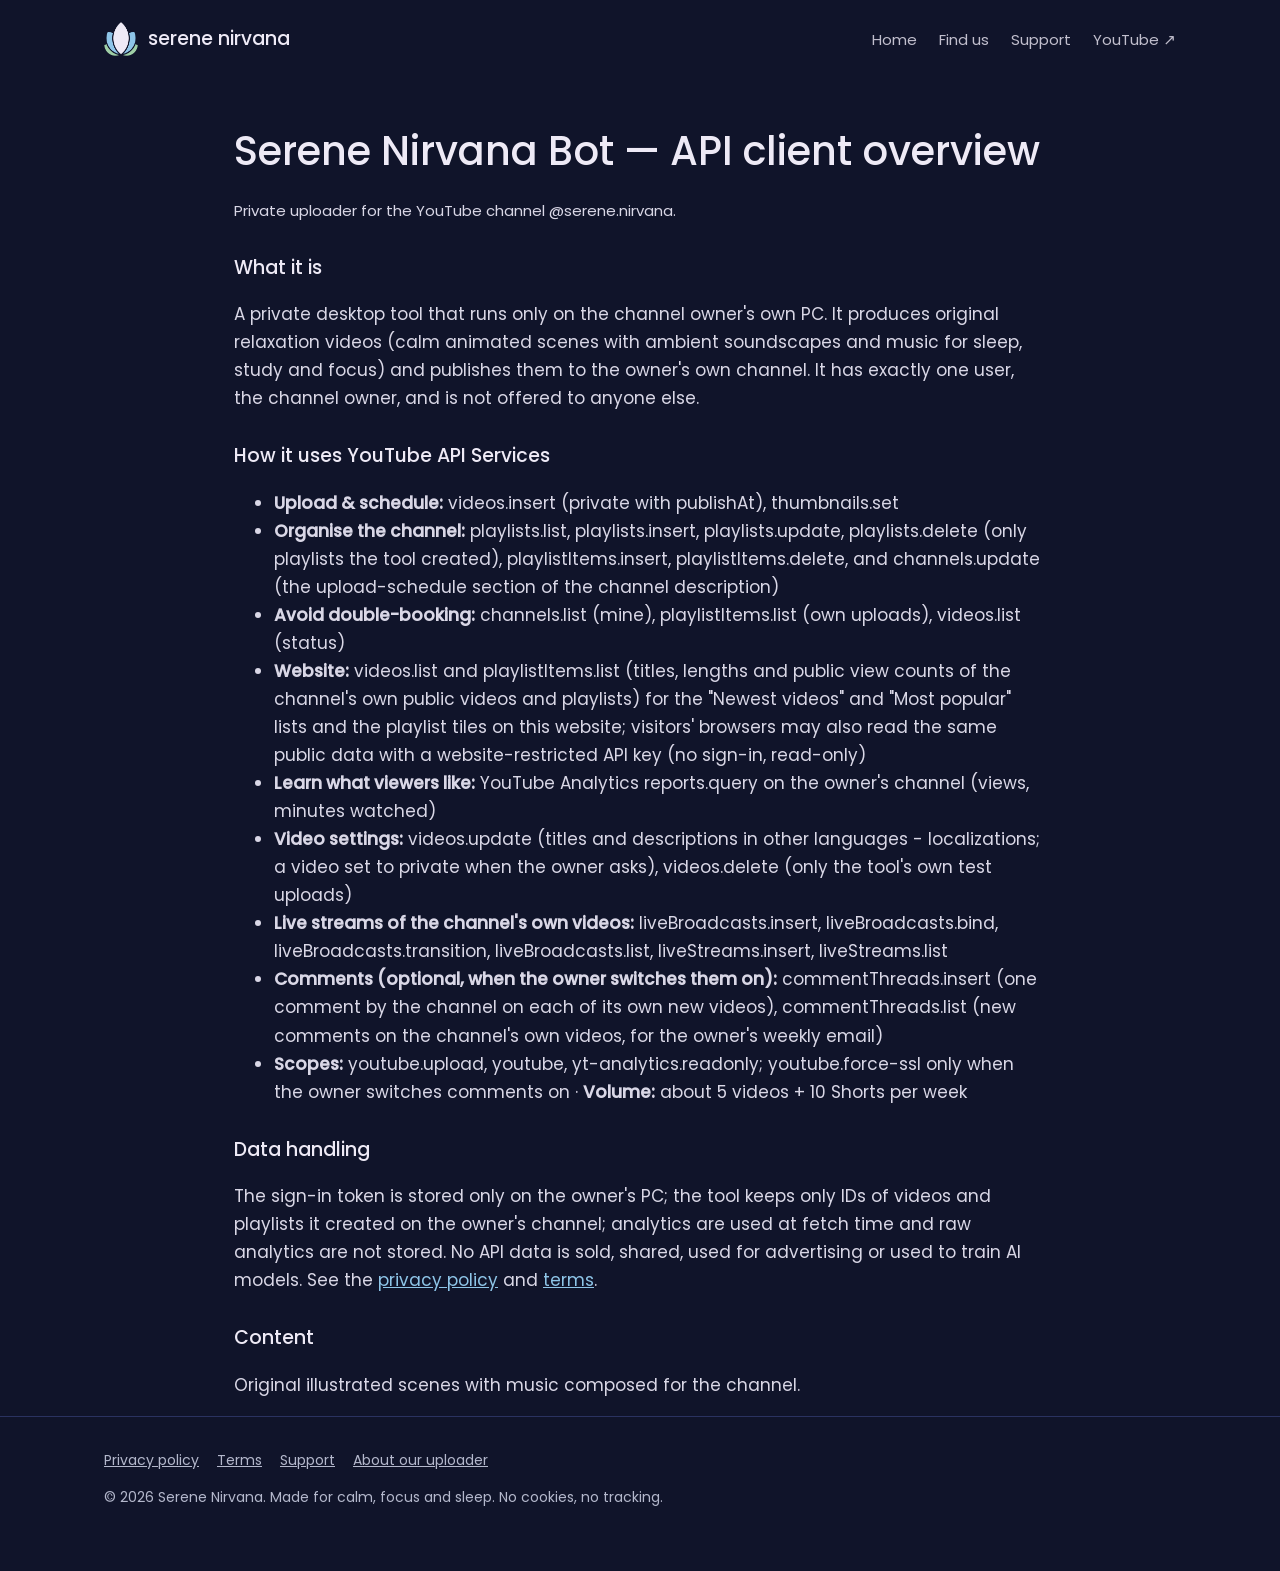
<file: api-overview.html>
<!doctype html>
<html lang="en"><head>
<meta charset="utf-8"><meta name="viewport" content="width=device-width, initial-scale=1">
<title>Serene Nirvana Bot — API client overview</title><meta name="description" content="How the Serene Nirvana Bot uses YouTube API Services.">
<link rel="icon" href="logo.png"><link rel="stylesheet" href="style.css?v=4e813d70eb">

<meta name="p:domain_verify" content="37c205f9071a3b2992ee789ceb960bda"/>
</head><body>
<header><div class="wrap"><a class="brand" href="index.html"><img src="logo.png" alt="">serene nirvana</a>
<nav><a href="index.html">Home</a><a href="index.html#find-us">Find us</a><a href="support.html">Support</a><a class="yt" href="https://www.youtube.com/@serene.nirvana" rel="noopener">YouTube ↗</a></nav></div></header>

<main class="wrap doc"><h1>Serene Nirvana Bot — API client overview</h1>
<p class="muted">Private uploader for the YouTube channel @serene.nirvana.</p>
<h3>What it is</h3><p>A private desktop tool that runs only on the channel owner's own PC. It produces original relaxation videos
(calm animated scenes with ambient soundscapes and music for sleep, study and focus) and publishes them to the owner's own channel.
It has exactly one user, the channel owner, and is not offered to anyone else.</p>
<h3>How it uses YouTube API Services</h3><ul>
<li><b>Upload &amp; schedule:</b> videos.insert (private with publishAt), thumbnails.set</li>
<li><b>Organise the channel:</b> playlists.list, playlists.insert, playlists.update, playlists.delete (only playlists the
tool created), playlistItems.insert, playlistItems.delete, and channels.update (the upload-schedule section of the
channel description)</li>
<li><b>Avoid double-booking:</b> channels.list (mine), playlistItems.list (own uploads), videos.list (status)</li>
<li><b>Website:</b> videos.list and playlistItems.list (titles, lengths and public view counts of the channel's own public
videos and playlists) for the "Newest videos" and "Most popular" lists and the playlist tiles on this website; visitors'
browsers may also read the same public data with a website-restricted API key (no sign-in, read-only)</li>
<li><b>Learn what viewers like:</b> YouTube Analytics reports.query on the owner's channel (views, minutes watched)</li>
<li><b>Video settings:</b> videos.update (titles and descriptions in other languages - localizations; a video set to
private when the owner asks), videos.delete (only the tool's own test uploads)</li>
<li><b>Live streams of the channel's own videos:</b> liveBroadcasts.insert, liveBroadcasts.bind, liveBroadcasts.transition,
liveBroadcasts.list, liveStreams.insert, liveStreams.list</li>
<li><b>Comments (optional, when the owner switches them on):</b> commentThreads.insert (one comment by the channel on each
of its own new videos), commentThreads.list (new comments on the channel's own videos, for the owner's weekly email)</li>
<li><b>Scopes:</b> youtube.upload, youtube, yt-analytics.readonly; youtube.force-ssl only when the owner switches comments on ·
<b>Volume:</b> about 5 videos + 10 Shorts per week</li></ul>
<h3>Data handling</h3><p>The sign-in token is stored only on the owner's PC; the tool keeps only IDs of videos and playlists it created on the
owner's channel; analytics are used at fetch time and raw analytics are not stored. No API data is sold, shared, used for advertising
or used to train AI models. See the <a href="privacy.html">privacy policy</a> and <a href="terms.html">terms</a>.</p>
<h3>Content</h3><p>Original illustrated scenes with music composed for the channel.</p></main>
<footer><div class="wrap"><a href="privacy.html">Privacy policy</a><a href="terms.html">Terms</a><a href="support.html">Support</a><a href="api-overview.html">About our uploader</a>
<p>© 2026 Serene Nirvana. Made for calm, focus and sleep. No cookies, no tracking.</p></div></footer>
</body></html>
</file>
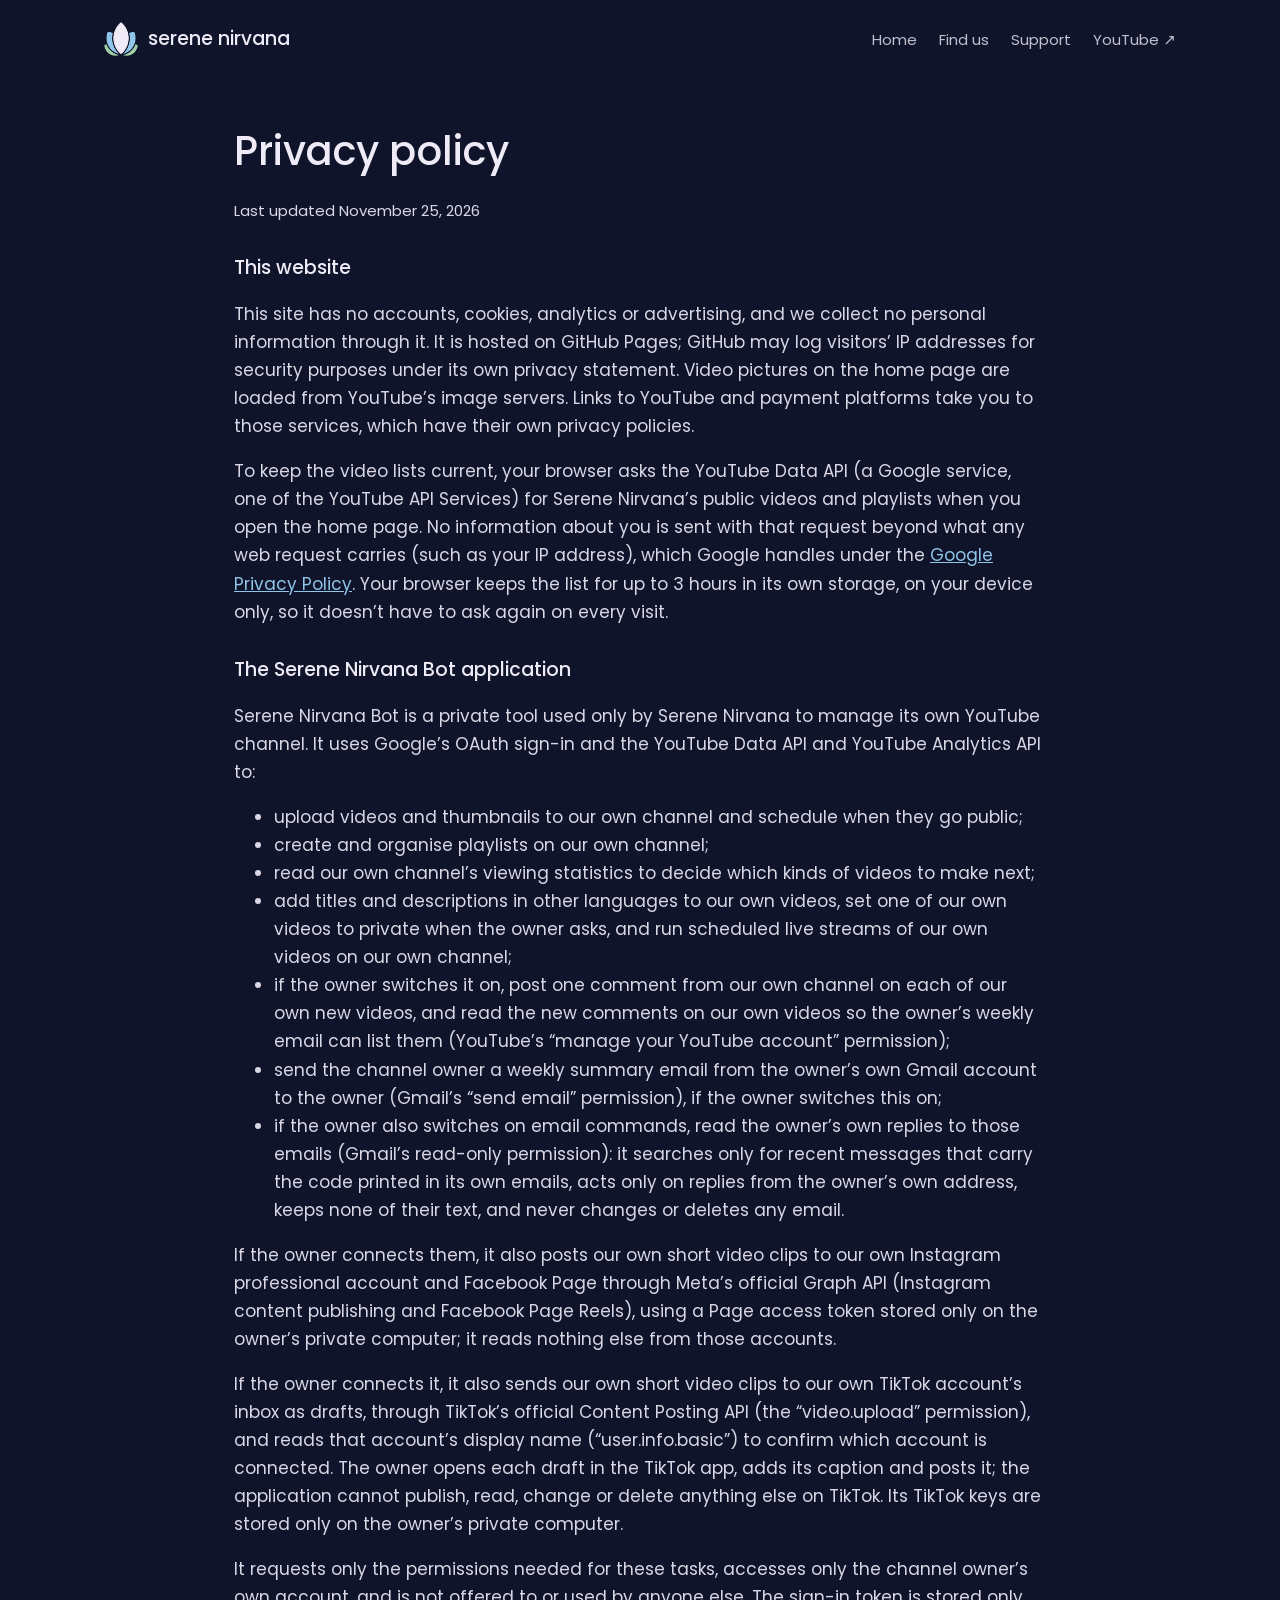
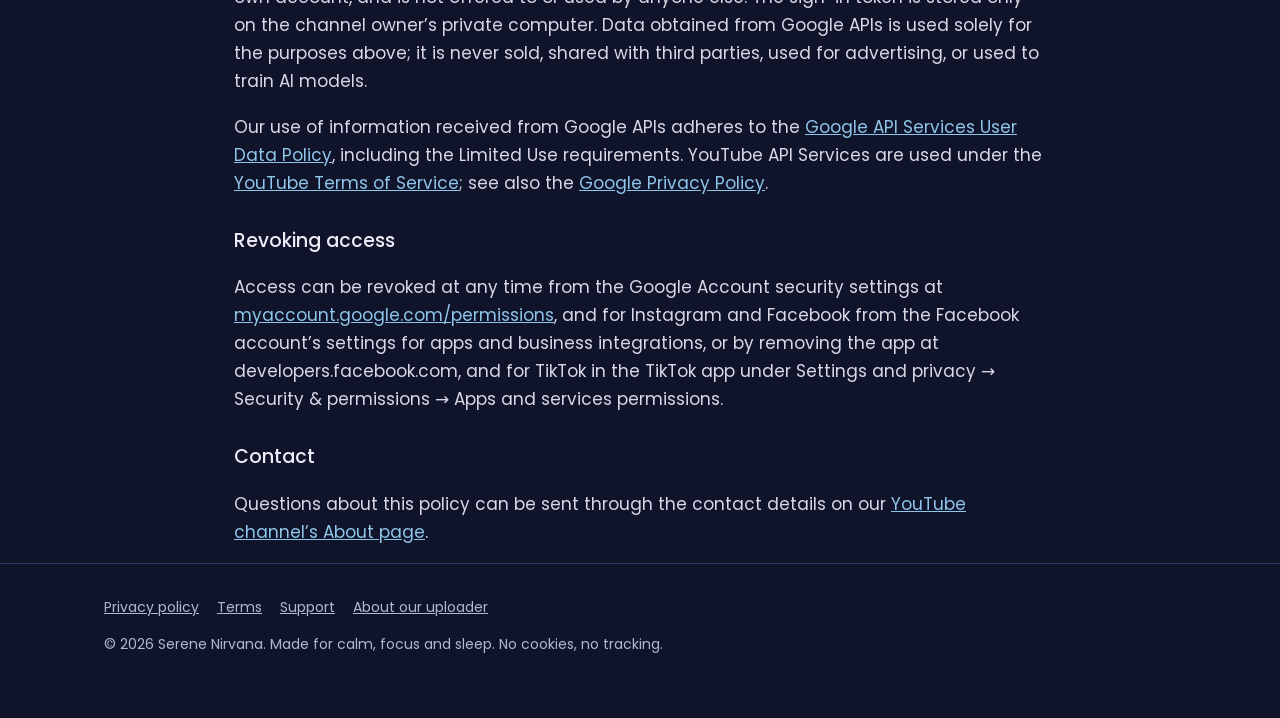
<file: privacy.html>
<!doctype html>
<html lang="en"><head>
<meta charset="utf-8"><meta name="viewport" content="width=device-width, initial-scale=1">
<title>Privacy policy — Serene Nirvana</title><meta name="description" content="Serene Nirvana: calm, immersive videos for sleep, study, focus and relaxation.">
<link rel="icon" href="logo.png"><link rel="stylesheet" href="style.css?v=4e813d70eb">

<meta name="p:domain_verify" content="37c205f9071a3b2992ee789ceb960bda"/>
</head><body>
<header><div class="wrap"><a class="brand" href="index.html"><img src="logo.png" alt="">serene nirvana</a>
<nav><a href="index.html">Home</a><a href="index.html#find-us">Find us</a><a href="support.html">Support</a><a class="yt" href="https://www.youtube.com/@serene.nirvana" rel="noopener">YouTube ↗</a></nav></div></header>

<main class="wrap doc"><h1>Privacy policy</h1><p class="muted">Last updated November 25, 2026</p>
<h3>This website</h3><p>This site has no accounts, cookies, analytics or advertising, and we collect no personal information
through it. It is hosted on GitHub Pages; GitHub may log visitors’ IP addresses for security purposes under its own privacy statement.
Video pictures on the home page are loaded from YouTube’s image servers. Links to YouTube and payment platforms take you to those
services, which have their own privacy policies.</p><p>To keep the video lists current, your browser asks the YouTube Data API (a Google service, one of the YouTube API Services) for Serene Nirvana’s public videos and playlists when you open the home page. No information about you is sent with that request beyond what any web request carries (such as your IP address), which Google handles under the <a href="https://policies.google.com/privacy">Google Privacy Policy</a>. Your browser keeps the list for up to 3 hours in its own storage, on your device only, so it doesn’t have to ask again on every visit.</p>
<h3>The Serene Nirvana Bot application</h3><p>Serene Nirvana Bot is a private tool used only by Serene Nirvana to manage its own YouTube channel.
It uses Google’s OAuth sign-in and the YouTube Data API and YouTube Analytics API to:</p><ul>
<li>upload videos and thumbnails to our own channel and schedule when they go public;</li>
<li>create and organise playlists on our own channel;</li>
<li>read our own channel’s viewing statistics to decide which kinds of videos to make next;</li>
<li>add titles and descriptions in other languages to our own videos, set one of our own videos to private when the owner
asks, and run scheduled live streams of our own videos on our own channel;</li>
<li>if the owner switches it on, post one comment from our own channel on each of our own new videos, and read the new
comments on our own videos so the owner’s weekly email can list them (YouTube’s “manage your YouTube account” permission);</li>
<li>send the channel owner a weekly summary email from the owner’s own Gmail account to the owner (Gmail’s “send email”
permission), if the owner switches this on;</li>
<li>if the owner also switches on email commands, read the owner’s own replies to those emails (Gmail’s read-only
permission): it searches only for recent messages that carry the code printed in its own emails, acts only on replies
from the owner’s own address, keeps none of their text, and never changes or deletes any email.</li></ul>
<p>If the owner connects them, it also posts our own short video clips to our own Instagram professional account and
Facebook Page through Meta’s official Graph API (Instagram content publishing and Facebook Page Reels), using a Page access
token stored only on the owner’s private computer; it reads nothing else from those accounts.</p>
<p>If the owner connects it, it also sends our own short video clips to our own TikTok account’s inbox as drafts, through
TikTok’s official Content Posting API (the “video.upload” permission), and reads that account’s display name (“user.info.basic”)
to confirm which account is connected. The owner opens each draft in the TikTok app, adds its caption and posts it; the
application cannot publish, read, change or delete anything else on TikTok. Its TikTok keys are stored only on the owner’s
private computer.</p>
<p>It requests only the permissions needed for these tasks, accesses only the channel owner’s own account, and is not offered to
or used by anyone else. The sign-in token is stored only on the channel owner’s private computer. Data obtained from Google APIs is
used solely for the purposes above; it is never sold, shared with third parties, used for advertising, or used to train AI models.</p>
<p>Our use of information received from Google APIs adheres to the
<a href="https://developers.google.com/terms/api-services-user-data-policy">Google API Services User Data Policy</a>,
including the Limited Use requirements. YouTube API Services are used under the
<a href="https://www.youtube.com/t/terms">YouTube Terms of Service</a>; see also the
<a href="https://policies.google.com/privacy">Google Privacy Policy</a>.</p>
<h3>Revoking access</h3><p>Access can be revoked at any time from the Google Account security settings at
<a href="https://myaccount.google.com/permissions">myaccount.google.com/permissions</a>, and for Instagram and Facebook from
the Facebook account’s settings for apps and business integrations, or by removing the app at developers.facebook.com, and for
TikTok in the TikTok app under Settings and privacy → Security &amp; permissions → Apps and services permissions.</p>
<h3>Contact</h3><p>Questions about this policy can be sent through the contact details on our <a href="https://www.youtube.com/@serene.nirvana/about">YouTube channel’s About page</a>.</p></main>
<footer><div class="wrap"><a href="privacy.html">Privacy policy</a><a href="terms.html">Terms</a><a href="support.html">Support</a><a href="api-overview.html">About our uploader</a>
<p>© 2026 Serene Nirvana. Made for calm, focus and sleep. No cookies, no tracking.</p></div></footer>
</body></html>
</file>
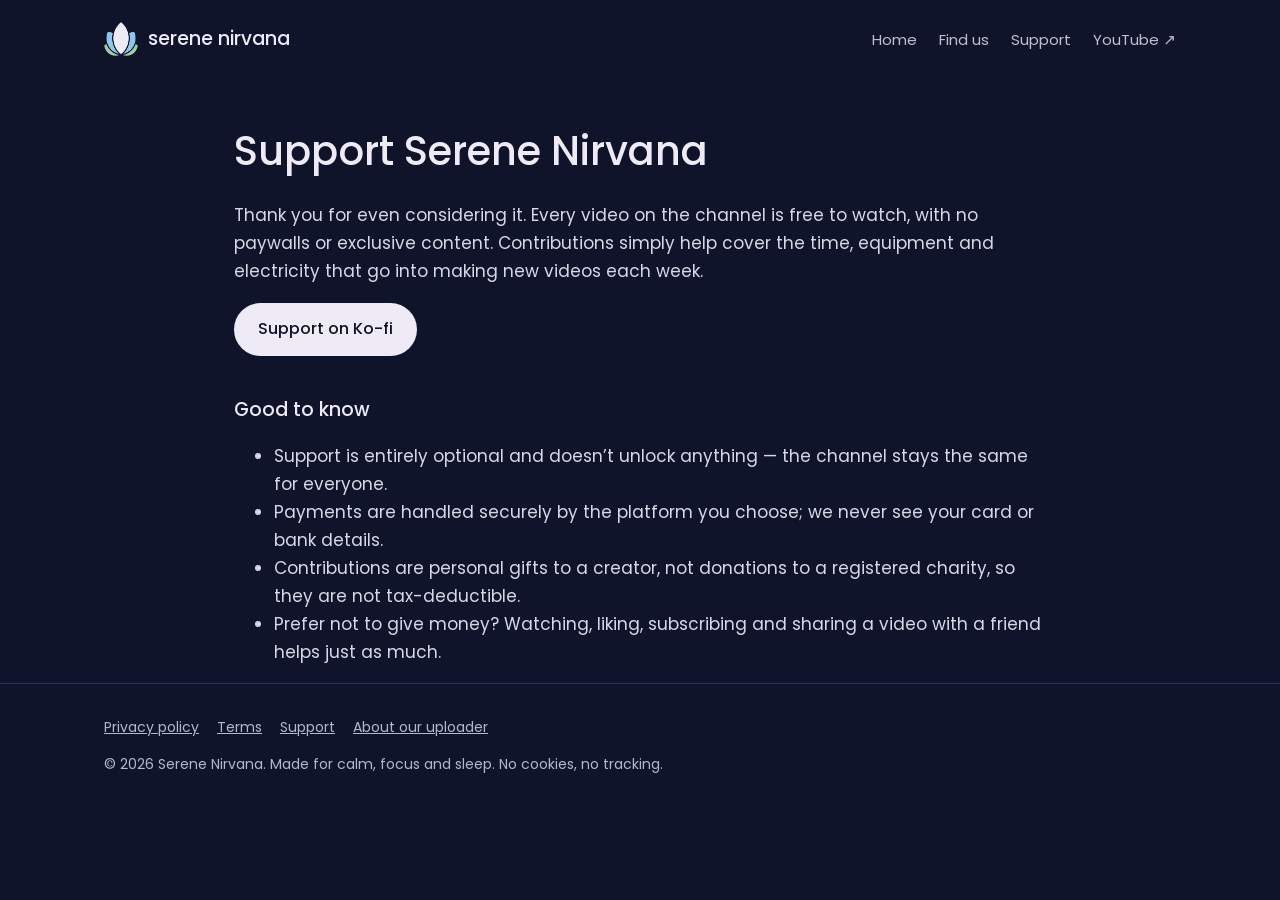
<file: support.html>
<!doctype html>
<html lang="en"><head>
<meta charset="utf-8"><meta name="viewport" content="width=device-width, initial-scale=1">
<title>Support Serene Nirvana</title><meta name="description" content="Serene Nirvana: calm, immersive videos for sleep, study, focus and relaxation.">
<link rel="icon" href="logo.png"><link rel="stylesheet" href="style.css?v=4e813d70eb">

<meta name="p:domain_verify" content="37c205f9071a3b2992ee789ceb960bda"/>
</head><body>
<header><div class="wrap"><a class="brand" href="index.html"><img src="logo.png" alt="">serene nirvana</a>
<nav><a href="index.html">Home</a><a href="index.html#find-us">Find us</a><a href="support.html">Support</a><a class="yt" href="https://www.youtube.com/@serene.nirvana" rel="noopener">YouTube ↗</a></nav></div></header>

<main class="wrap doc"><h1>Support Serene Nirvana</h1>
<p>Thank you for even considering it. Every video on the channel is free to watch, with no paywalls or exclusive content.
Contributions simply help cover the time, equipment and electricity that go into making new videos each week.</p>
<div class="support-links"><a class="btn" href="https://ko-fi.com/serenenirvana" rel="noopener">Support on Ko-fi</a></div>
<h3>Good to know</h3><ul>
<li>Support is entirely optional and doesn’t unlock anything — the channel stays the same for everyone.</li>
<li>Payments are handled securely by the platform you choose; we never see your card or bank details.</li>
<li>Contributions are personal gifts to a creator, not donations to a registered charity, so they are not tax-deductible.</li>
<li>Prefer not to give money? Watching, liking, subscribing and sharing a video with a friend helps just as much.</li></ul>
</main>
<footer><div class="wrap"><a href="privacy.html">Privacy policy</a><a href="terms.html">Terms</a><a href="support.html">Support</a><a href="api-overview.html">About our uploader</a>
<p>© 2026 Serene Nirvana. Made for calm, focus and sleep. No cookies, no tracking.</p></div></footer>
</body></html>
</file>
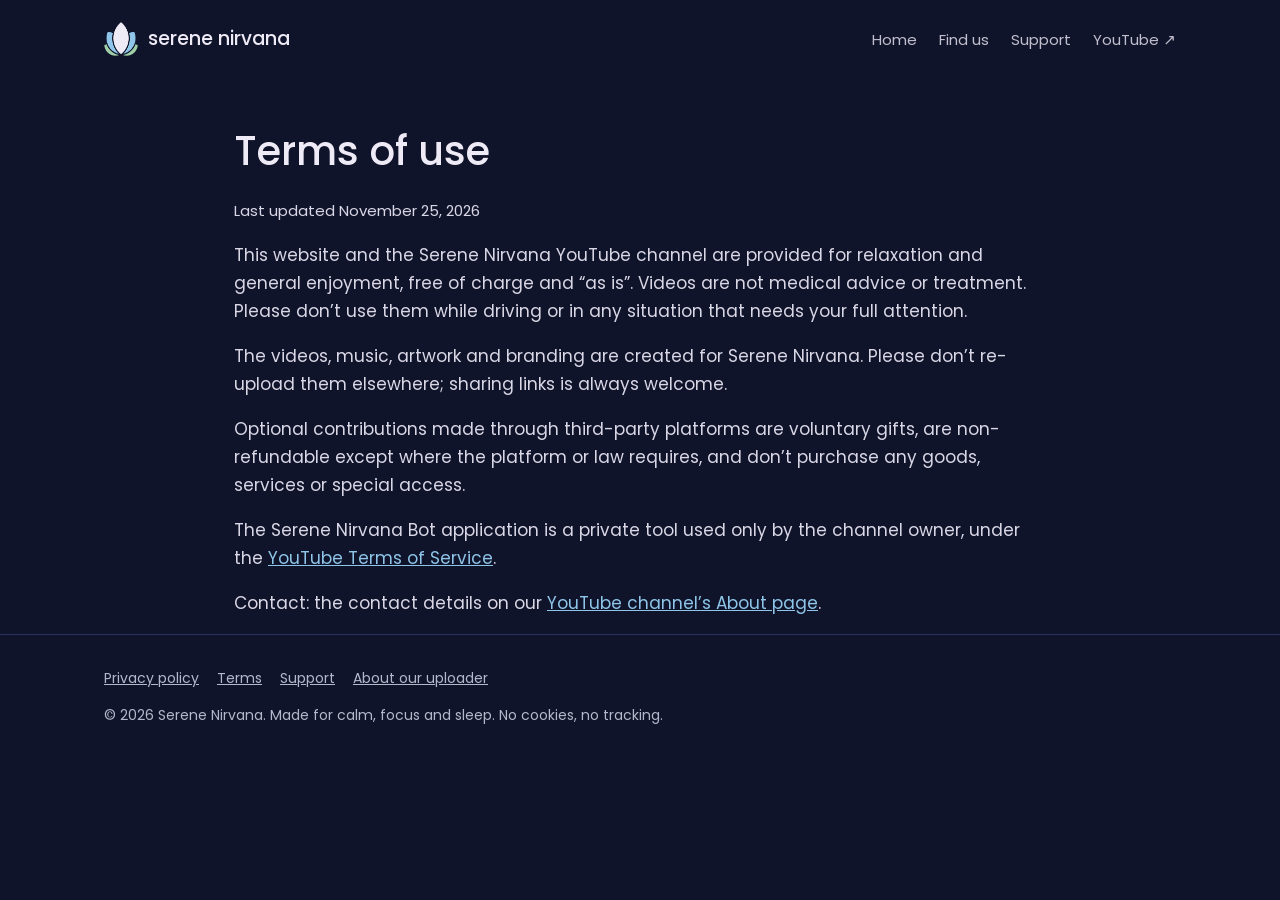
<file: terms.html>
<!doctype html>
<html lang="en"><head>
<meta charset="utf-8"><meta name="viewport" content="width=device-width, initial-scale=1">
<title>Terms of use — Serene Nirvana</title><meta name="description" content="Serene Nirvana: calm, immersive videos for sleep, study, focus and relaxation.">
<link rel="icon" href="logo.png"><link rel="stylesheet" href="style.css?v=4e813d70eb">

<meta name="p:domain_verify" content="37c205f9071a3b2992ee789ceb960bda"/>
</head><body>
<header><div class="wrap"><a class="brand" href="index.html"><img src="logo.png" alt="">serene nirvana</a>
<nav><a href="index.html">Home</a><a href="index.html#find-us">Find us</a><a href="support.html">Support</a><a class="yt" href="https://www.youtube.com/@serene.nirvana" rel="noopener">YouTube ↗</a></nav></div></header>

<main class="wrap doc"><h1>Terms of use</h1><p class="muted">Last updated November 25, 2026</p>
<p>This website and the Serene Nirvana YouTube channel are provided for relaxation and general enjoyment, free of charge and “as is”.
Videos are not medical advice or treatment. Please don’t use them while driving or in any situation that needs your full attention.</p>
<p>The videos, music, artwork and branding are created for Serene Nirvana. Please don’t re-upload them elsewhere; sharing links is always welcome.</p>
<p>Optional contributions made through third-party platforms are voluntary gifts, are non-refundable except where the platform
or law requires, and don’t purchase any goods, services or special access.</p>
<p>The Serene Nirvana Bot application is a private tool used only by the channel owner, under the
<a href="https://www.youtube.com/t/terms">YouTube Terms of Service</a>.</p>
<p>Contact: the contact details on our <a href="https://www.youtube.com/@serene.nirvana/about">YouTube channel’s About page</a>.</p></main>
<footer><div class="wrap"><a href="privacy.html">Privacy policy</a><a href="terms.html">Terms</a><a href="support.html">Support</a><a href="api-overview.html">About our uploader</a>
<p>© 2026 Serene Nirvana. Made for calm, focus and sleep. No cookies, no tracking.</p></div></footer>
</body></html>
</file>
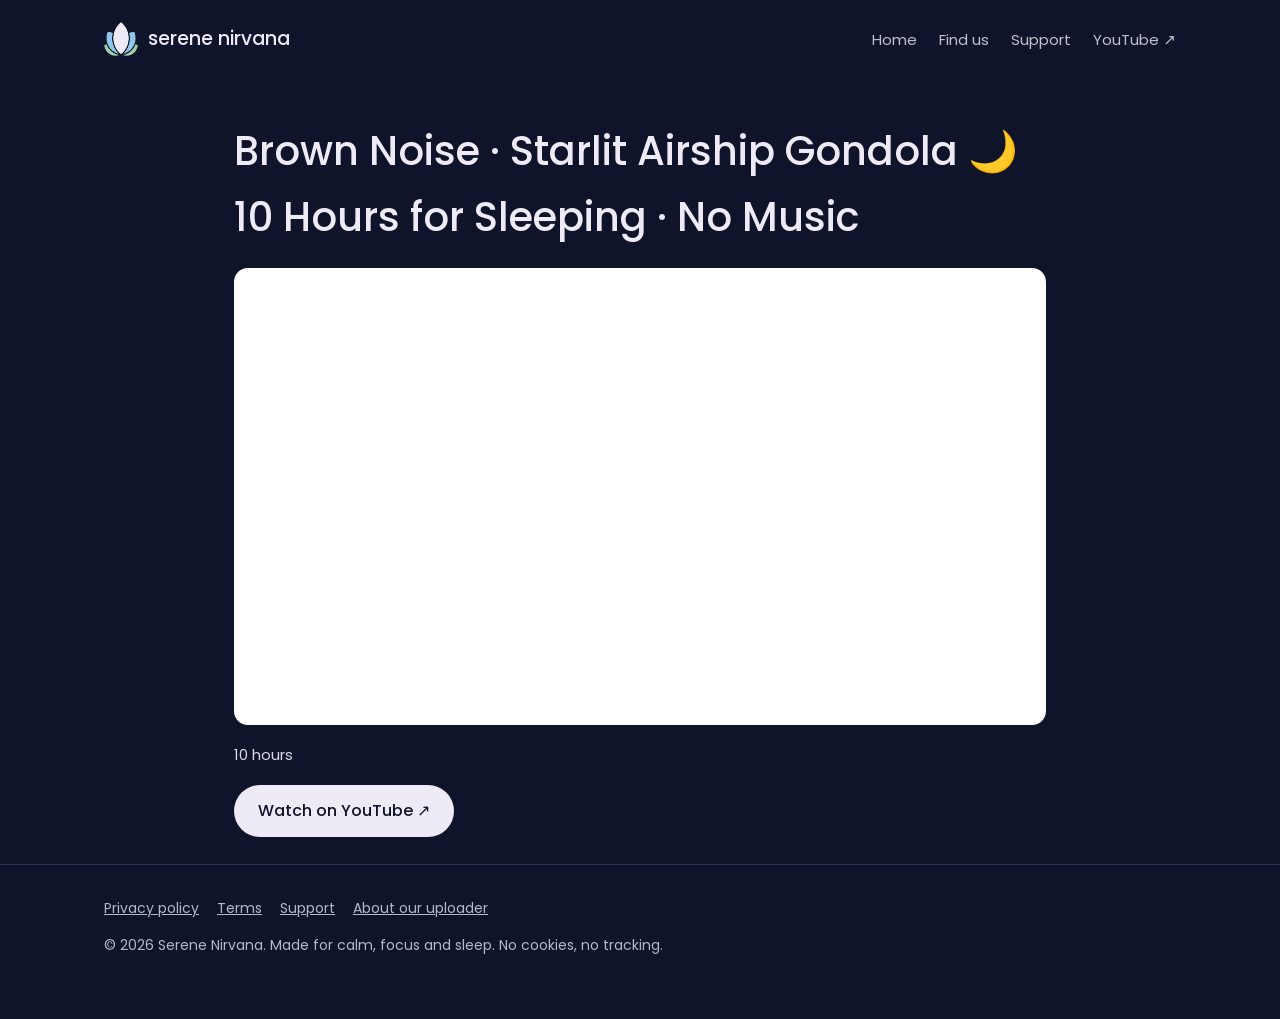
<file: watch-2YCcNpm7oVY.html>
<!doctype html>
<html lang="en"><head>
<meta charset="utf-8"><meta name="viewport" content="width=device-width, initial-scale=1">
<title>Brown Noise · Starlit Airship Gondola 🌙 10 Hours for Sleeping · No Music — Serene Nirvana</title><meta name="description" content="Serene Nirvana: Brown Noise · Starlit Airship Gondola 🌙 10 Hours for Sleeping · No Music">
<link rel="icon" href="logo.png"><link rel="stylesheet" href="style.css?v=4e813d70eb">

<meta name="p:domain_verify" content="37c205f9071a3b2992ee789ceb960bda"/>
</head><body>
<header><div class="wrap"><a class="brand" href="index.html"><img src="logo.png" alt="">serene nirvana</a>
<nav><a href="index.html">Home</a><a href="index.html#find-us">Find us</a><a href="support.html">Support</a><a class="yt" href="https://www.youtube.com/@serene.nirvana" rel="noopener">YouTube ↗</a></nav></div></header>

<main class="wrap doc"><h1>Brown Noise · Starlit Airship Gondola 🌙 10 Hours for Sleeping · No Music</h1>
<div style="position:relative;padding-top:56.25%;margin:18px 0;border-radius:14px;overflow:hidden">
<iframe src="https://www.youtube-nocookie.com/embed/2YCcNpm7oVY" title="Brown Noise · Starlit Airship Gondola 🌙 10 Hours for Sleeping · No Music" loading="lazy" allowfullscreen
 style="position:absolute;inset:0;width:100%;height:100%;border:0"
 allow="accelerometer; encrypted-media; gyroscope; picture-in-picture"></iframe></div>
<p class="muted">10 hours</p>
<p><a class="btn" href="https://www.youtube.com/watch?v=2YCcNpm7oVY" rel="noopener">Watch on YouTube ↗</a></p></main>
<footer><div class="wrap"><a href="privacy.html">Privacy policy</a><a href="terms.html">Terms</a><a href="support.html">Support</a><a href="api-overview.html">About our uploader</a>
<p>© 2026 Serene Nirvana. Made for calm, focus and sleep. No cookies, no tracking.</p></div></footer>
</body></html>
</file>
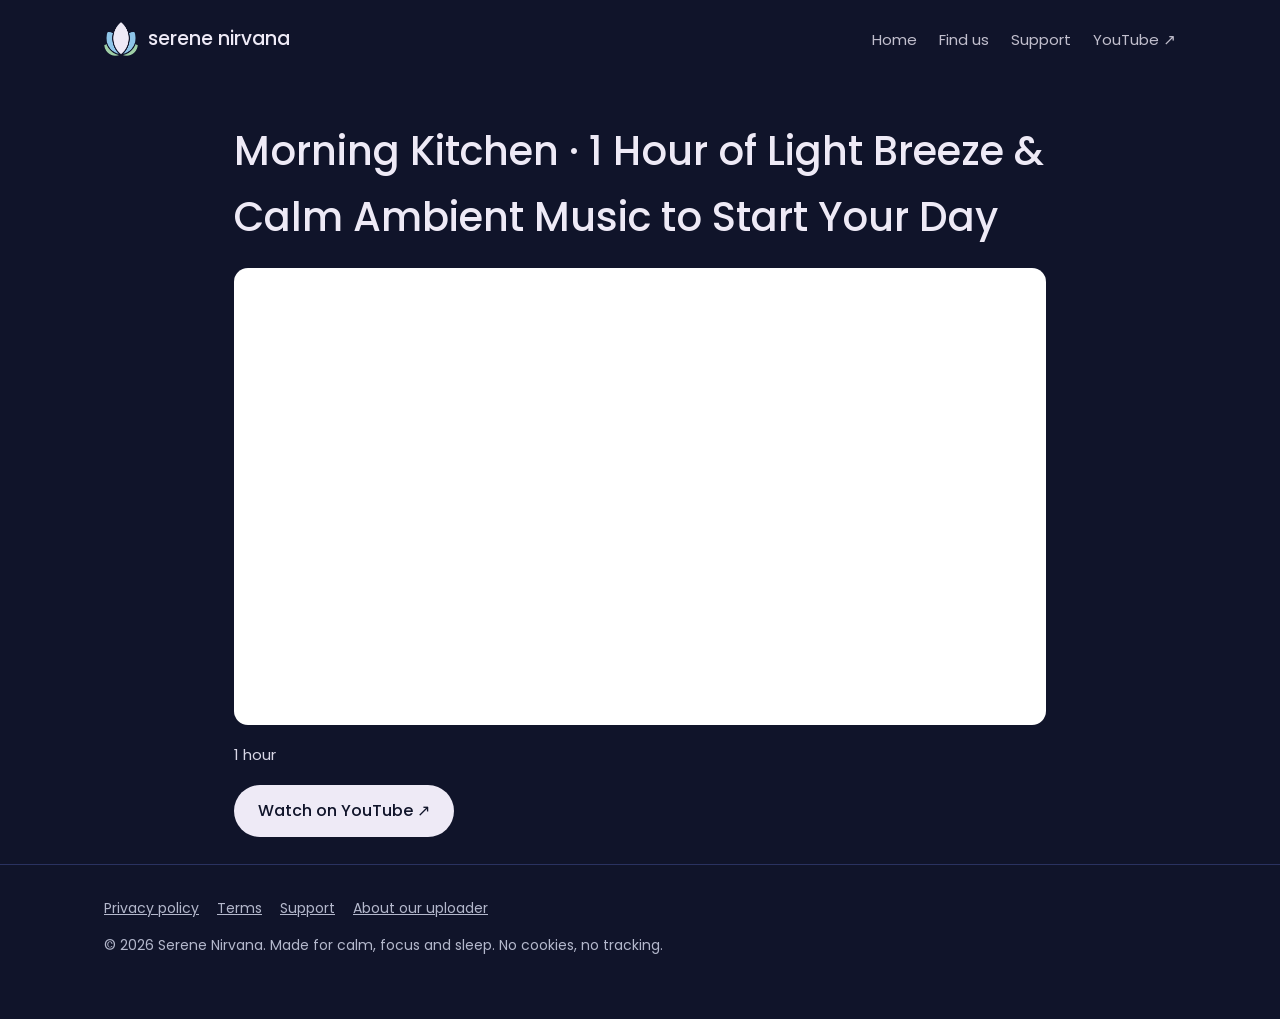
<file: watch-91vX7gEA9Gs.html>
<!doctype html>
<html lang="en"><head>
<meta charset="utf-8"><meta name="viewport" content="width=device-width, initial-scale=1">
<title>Morning Kitchen · 1 Hour of Light Breeze &amp; Calm Ambient Music to Start Your Day — Serene Nirvana</title><meta name="description" content="Serene Nirvana: Morning Kitchen · 1 Hour of Light Breeze &amp; Calm Ambient Music to Start Your Day">
<link rel="icon" href="logo.png"><link rel="stylesheet" href="style.css?v=4e813d70eb">

<meta name="p:domain_verify" content="37c205f9071a3b2992ee789ceb960bda"/>
</head><body>
<header><div class="wrap"><a class="brand" href="index.html"><img src="logo.png" alt="">serene nirvana</a>
<nav><a href="index.html">Home</a><a href="index.html#find-us">Find us</a><a href="support.html">Support</a><a class="yt" href="https://www.youtube.com/@serene.nirvana" rel="noopener">YouTube ↗</a></nav></div></header>

<main class="wrap doc"><h1>Morning Kitchen · 1 Hour of Light Breeze &amp; Calm Ambient Music to Start Your Day</h1>
<div style="position:relative;padding-top:56.25%;margin:18px 0;border-radius:14px;overflow:hidden">
<iframe src="https://www.youtube-nocookie.com/embed/91vX7gEA9Gs" title="Morning Kitchen · 1 Hour of Light Breeze &amp; Calm Ambient Music to Start Your Day" loading="lazy" allowfullscreen
 style="position:absolute;inset:0;width:100%;height:100%;border:0"
 allow="accelerometer; encrypted-media; gyroscope; picture-in-picture"></iframe></div>
<p class="muted">1 hour</p>
<p><a class="btn" href="https://www.youtube.com/watch?v=91vX7gEA9Gs" rel="noopener">Watch on YouTube ↗</a></p></main>
<footer><div class="wrap"><a href="privacy.html">Privacy policy</a><a href="terms.html">Terms</a><a href="support.html">Support</a><a href="api-overview.html">About our uploader</a>
<p>© 2026 Serene Nirvana. Made for calm, focus and sleep. No cookies, no tracking.</p></div></footer>
</body></html>
</file>
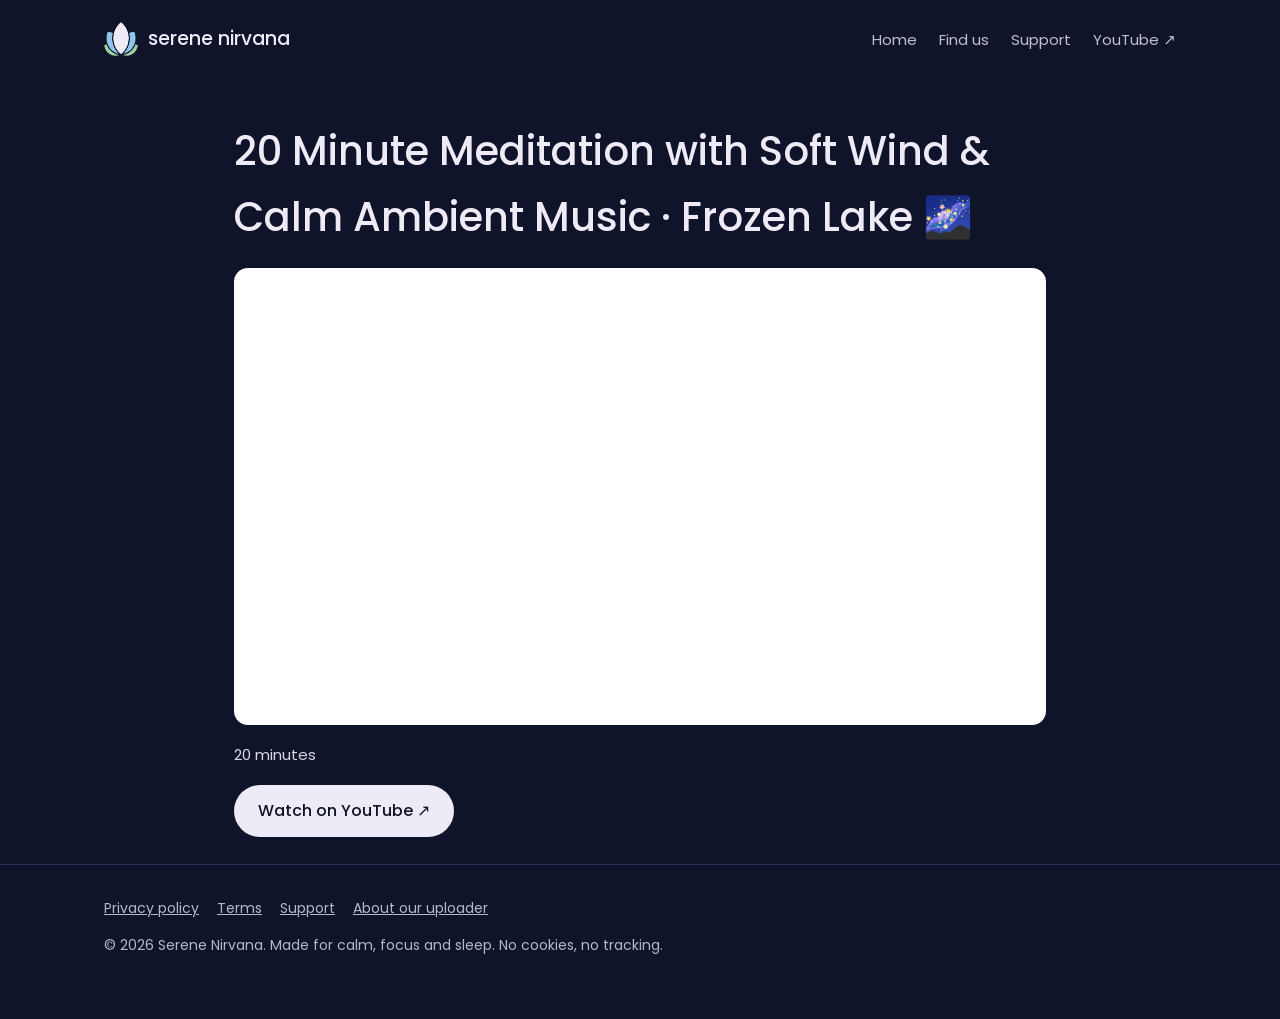
<file: watch-9YlyLW09U2I.html>
<!doctype html>
<html lang="en"><head>
<meta charset="utf-8"><meta name="viewport" content="width=device-width, initial-scale=1">
<title>20 Minute Meditation with Soft Wind &amp; Calm Ambient Music · Frozen Lake 🌌 — Serene Nirvana</title><meta name="description" content="Serene Nirvana: 20 Minute Meditation with Soft Wind &amp; Calm Ambient Music · Frozen Lake 🌌">
<link rel="icon" href="logo.png"><link rel="stylesheet" href="style.css?v=4e813d70eb">

<meta name="p:domain_verify" content="37c205f9071a3b2992ee789ceb960bda"/>
</head><body>
<header><div class="wrap"><a class="brand" href="index.html"><img src="logo.png" alt="">serene nirvana</a>
<nav><a href="index.html">Home</a><a href="index.html#find-us">Find us</a><a href="support.html">Support</a><a class="yt" href="https://www.youtube.com/@serene.nirvana" rel="noopener">YouTube ↗</a></nav></div></header>

<main class="wrap doc"><h1>20 Minute Meditation with Soft Wind &amp; Calm Ambient Music · Frozen Lake 🌌</h1>
<div style="position:relative;padding-top:56.25%;margin:18px 0;border-radius:14px;overflow:hidden">
<iframe src="https://www.youtube-nocookie.com/embed/9YlyLW09U2I" title="20 Minute Meditation with Soft Wind &amp; Calm Ambient Music · Frozen Lake 🌌" loading="lazy" allowfullscreen
 style="position:absolute;inset:0;width:100%;height:100%;border:0"
 allow="accelerometer; encrypted-media; gyroscope; picture-in-picture"></iframe></div>
<p class="muted">20 minutes</p>
<p><a class="btn" href="https://www.youtube.com/watch?v=9YlyLW09U2I" rel="noopener">Watch on YouTube ↗</a></p></main>
<footer><div class="wrap"><a href="privacy.html">Privacy policy</a><a href="terms.html">Terms</a><a href="support.html">Support</a><a href="api-overview.html">About our uploader</a>
<p>© 2026 Serene Nirvana. Made for calm, focus and sleep. No cookies, no tracking.</p></div></footer>
</body></html>
</file>
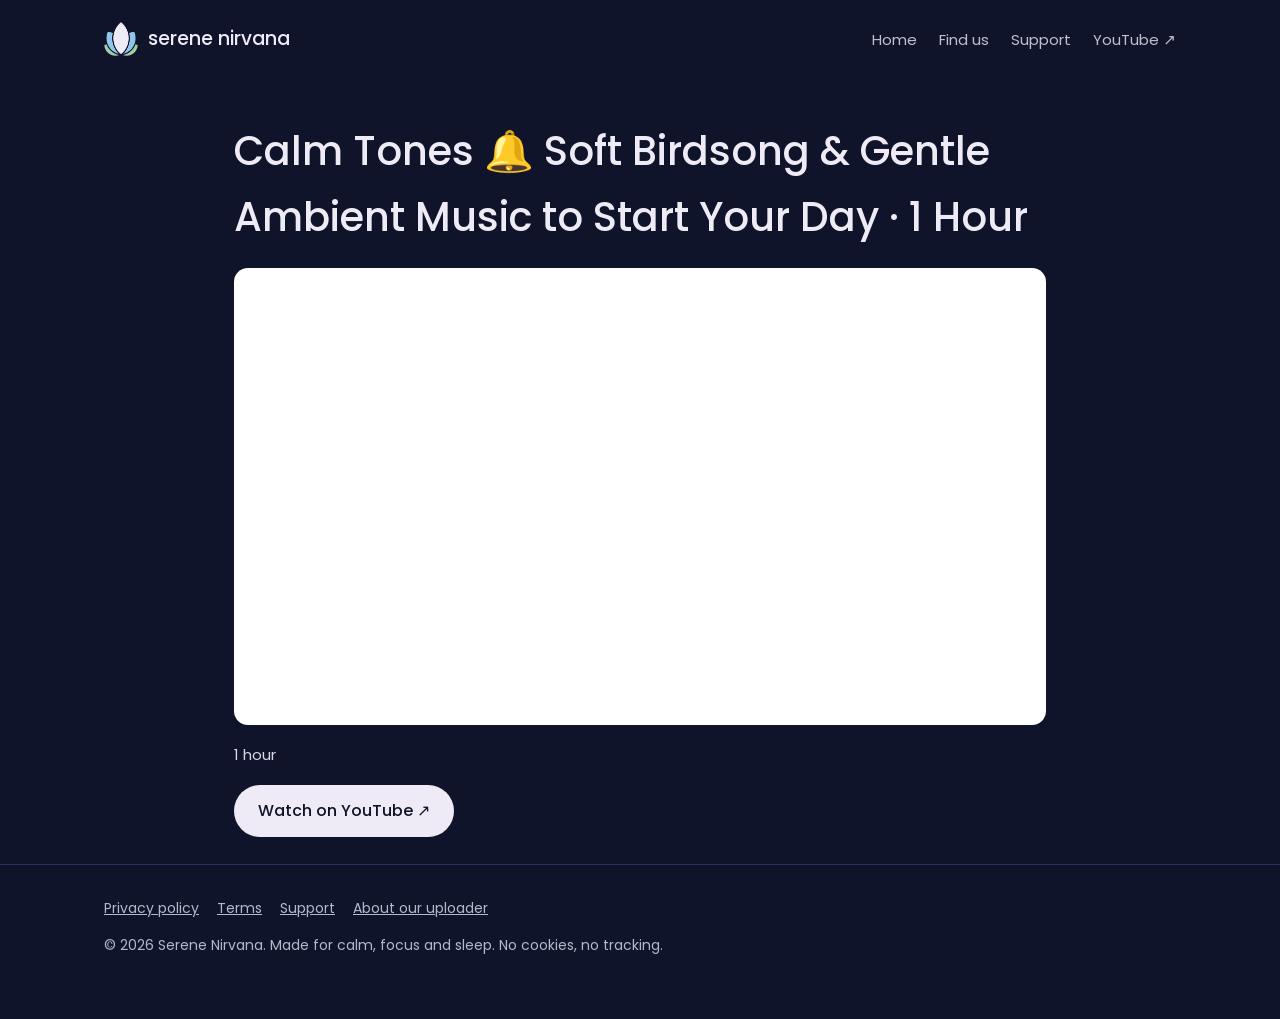
<file: watch-cTLyZdPpQzI.html>
<!doctype html>
<html lang="en"><head>
<meta charset="utf-8"><meta name="viewport" content="width=device-width, initial-scale=1">
<title>Calm Tones 🔔 Soft Birdsong &amp; Gentle Ambient Music to Start Your Day · 1 Hour — Serene Nirvana</title><meta name="description" content="Serene Nirvana: Calm Tones 🔔 Soft Birdsong &amp; Gentle Ambient Music to Start Your Day · 1 Hour">
<link rel="icon" href="logo.png"><link rel="stylesheet" href="style.css?v=4e813d70eb">

<meta name="p:domain_verify" content="37c205f9071a3b2992ee789ceb960bda"/>
</head><body>
<header><div class="wrap"><a class="brand" href="index.html"><img src="logo.png" alt="">serene nirvana</a>
<nav><a href="index.html">Home</a><a href="index.html#find-us">Find us</a><a href="support.html">Support</a><a class="yt" href="https://www.youtube.com/@serene.nirvana" rel="noopener">YouTube ↗</a></nav></div></header>

<main class="wrap doc"><h1>Calm Tones 🔔 Soft Birdsong &amp; Gentle Ambient Music to Start Your Day · 1 Hour</h1>
<div style="position:relative;padding-top:56.25%;margin:18px 0;border-radius:14px;overflow:hidden">
<iframe src="https://www.youtube-nocookie.com/embed/cTLyZdPpQzI" title="Calm Tones 🔔 Soft Birdsong &amp; Gentle Ambient Music to Start Your Day · 1 Hour" loading="lazy" allowfullscreen
 style="position:absolute;inset:0;width:100%;height:100%;border:0"
 allow="accelerometer; encrypted-media; gyroscope; picture-in-picture"></iframe></div>
<p class="muted">1 hour</p>
<p><a class="btn" href="https://www.youtube.com/watch?v=cTLyZdPpQzI" rel="noopener">Watch on YouTube ↗</a></p></main>
<footer><div class="wrap"><a href="privacy.html">Privacy policy</a><a href="terms.html">Terms</a><a href="support.html">Support</a><a href="api-overview.html">About our uploader</a>
<p>© 2026 Serene Nirvana. Made for calm, focus and sleep. No cookies, no tracking.</p></div></footer>
</body></html>
</file>
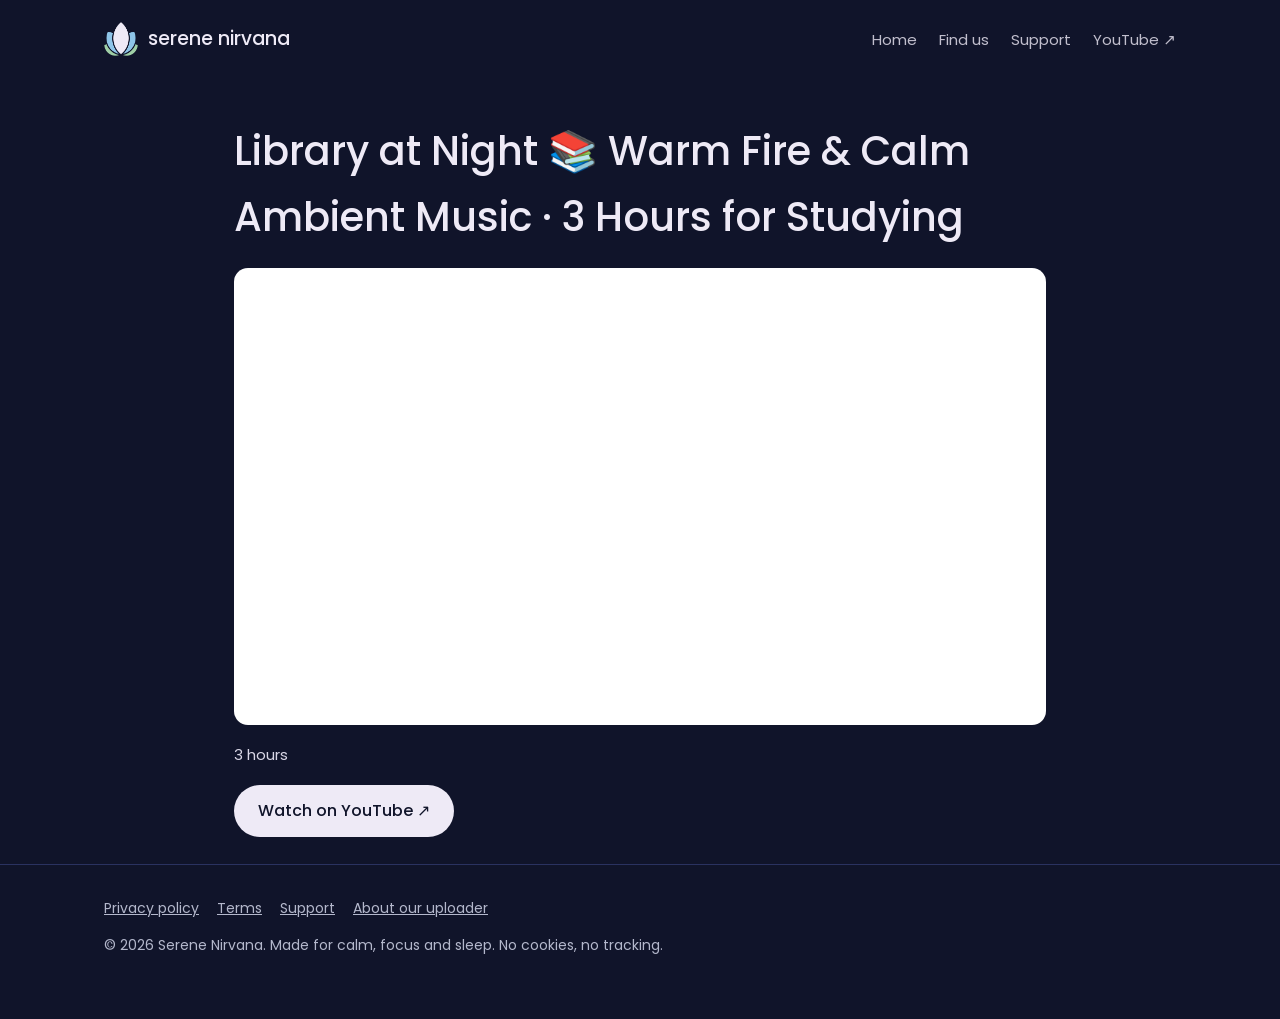
<file: watch-DeaFbKOEuYg.html>
<!doctype html>
<html lang="en"><head>
<meta charset="utf-8"><meta name="viewport" content="width=device-width, initial-scale=1">
<title>Library at Night 📚 Warm Fire &amp; Calm Ambient Music · 3 Hours for Studying — Serene Nirvana</title><meta name="description" content="Serene Nirvana: Library at Night 📚 Warm Fire &amp; Calm Ambient Music · 3 Hours for Studying">
<link rel="icon" href="logo.png"><link rel="stylesheet" href="style.css?v=4e813d70eb">

<meta name="p:domain_verify" content="37c205f9071a3b2992ee789ceb960bda"/>
</head><body>
<header><div class="wrap"><a class="brand" href="index.html"><img src="logo.png" alt="">serene nirvana</a>
<nav><a href="index.html">Home</a><a href="index.html#find-us">Find us</a><a href="support.html">Support</a><a class="yt" href="https://www.youtube.com/@serene.nirvana" rel="noopener">YouTube ↗</a></nav></div></header>

<main class="wrap doc"><h1>Library at Night 📚 Warm Fire &amp; Calm Ambient Music · 3 Hours for Studying</h1>
<div style="position:relative;padding-top:56.25%;margin:18px 0;border-radius:14px;overflow:hidden">
<iframe src="https://www.youtube-nocookie.com/embed/DeaFbKOEuYg" title="Library at Night 📚 Warm Fire &amp; Calm Ambient Music · 3 Hours for Studying" loading="lazy" allowfullscreen
 style="position:absolute;inset:0;width:100%;height:100%;border:0"
 allow="accelerometer; encrypted-media; gyroscope; picture-in-picture"></iframe></div>
<p class="muted">3 hours</p>
<p><a class="btn" href="https://www.youtube.com/watch?v=DeaFbKOEuYg" rel="noopener">Watch on YouTube ↗</a></p></main>
<footer><div class="wrap"><a href="privacy.html">Privacy policy</a><a href="terms.html">Terms</a><a href="support.html">Support</a><a href="api-overview.html">About our uploader</a>
<p>© 2026 Serene Nirvana. Made for calm, focus and sleep. No cookies, no tracking.</p></div></footer>
</body></html>
</file>
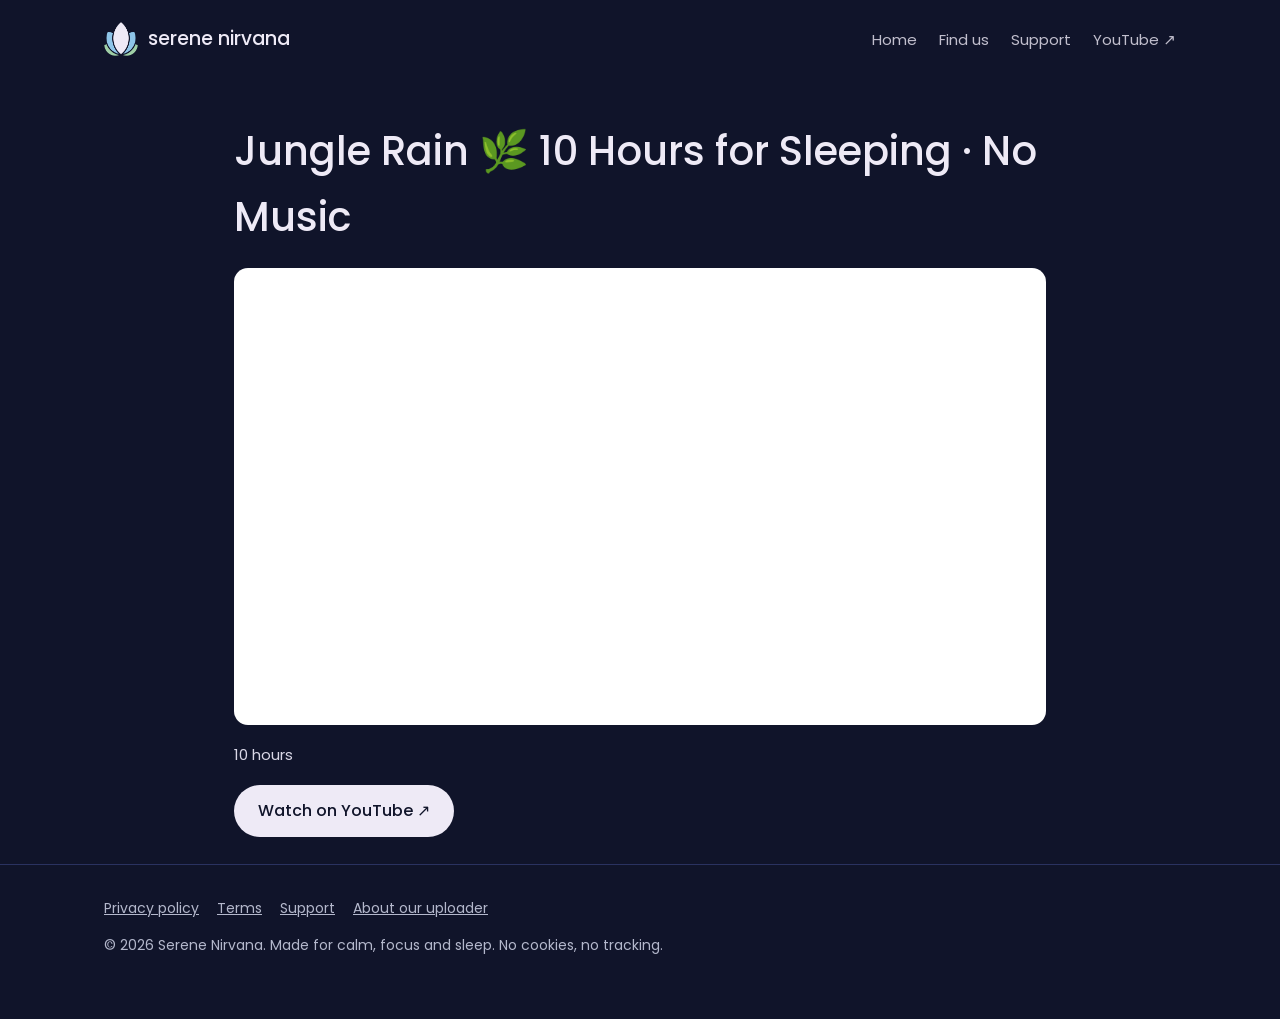
<file: watch-LEeYnCpcvFw.html>
<!doctype html>
<html lang="en"><head>
<meta charset="utf-8"><meta name="viewport" content="width=device-width, initial-scale=1">
<title>Jungle Rain 🌿 10 Hours for Sleeping · No Music — Serene Nirvana</title><meta name="description" content="Serene Nirvana: Jungle Rain 🌿 10 Hours for Sleeping · No Music">
<link rel="icon" href="logo.png"><link rel="stylesheet" href="style.css?v=4e813d70eb">

<meta name="p:domain_verify" content="37c205f9071a3b2992ee789ceb960bda"/>
</head><body>
<header><div class="wrap"><a class="brand" href="index.html"><img src="logo.png" alt="">serene nirvana</a>
<nav><a href="index.html">Home</a><a href="index.html#find-us">Find us</a><a href="support.html">Support</a><a class="yt" href="https://www.youtube.com/@serene.nirvana" rel="noopener">YouTube ↗</a></nav></div></header>

<main class="wrap doc"><h1>Jungle Rain 🌿 10 Hours for Sleeping · No Music</h1>
<div style="position:relative;padding-top:56.25%;margin:18px 0;border-radius:14px;overflow:hidden">
<iframe src="https://www.youtube-nocookie.com/embed/LEeYnCpcvFw" title="Jungle Rain 🌿 10 Hours for Sleeping · No Music" loading="lazy" allowfullscreen
 style="position:absolute;inset:0;width:100%;height:100%;border:0"
 allow="accelerometer; encrypted-media; gyroscope; picture-in-picture"></iframe></div>
<p class="muted">10 hours</p>
<p><a class="btn" href="https://www.youtube.com/watch?v=LEeYnCpcvFw" rel="noopener">Watch on YouTube ↗</a></p></main>
<footer><div class="wrap"><a href="privacy.html">Privacy policy</a><a href="terms.html">Terms</a><a href="support.html">Support</a><a href="api-overview.html">About our uploader</a>
<p>© 2026 Serene Nirvana. Made for calm, focus and sleep. No cookies, no tracking.</p></div></footer>
</body></html>
</file>
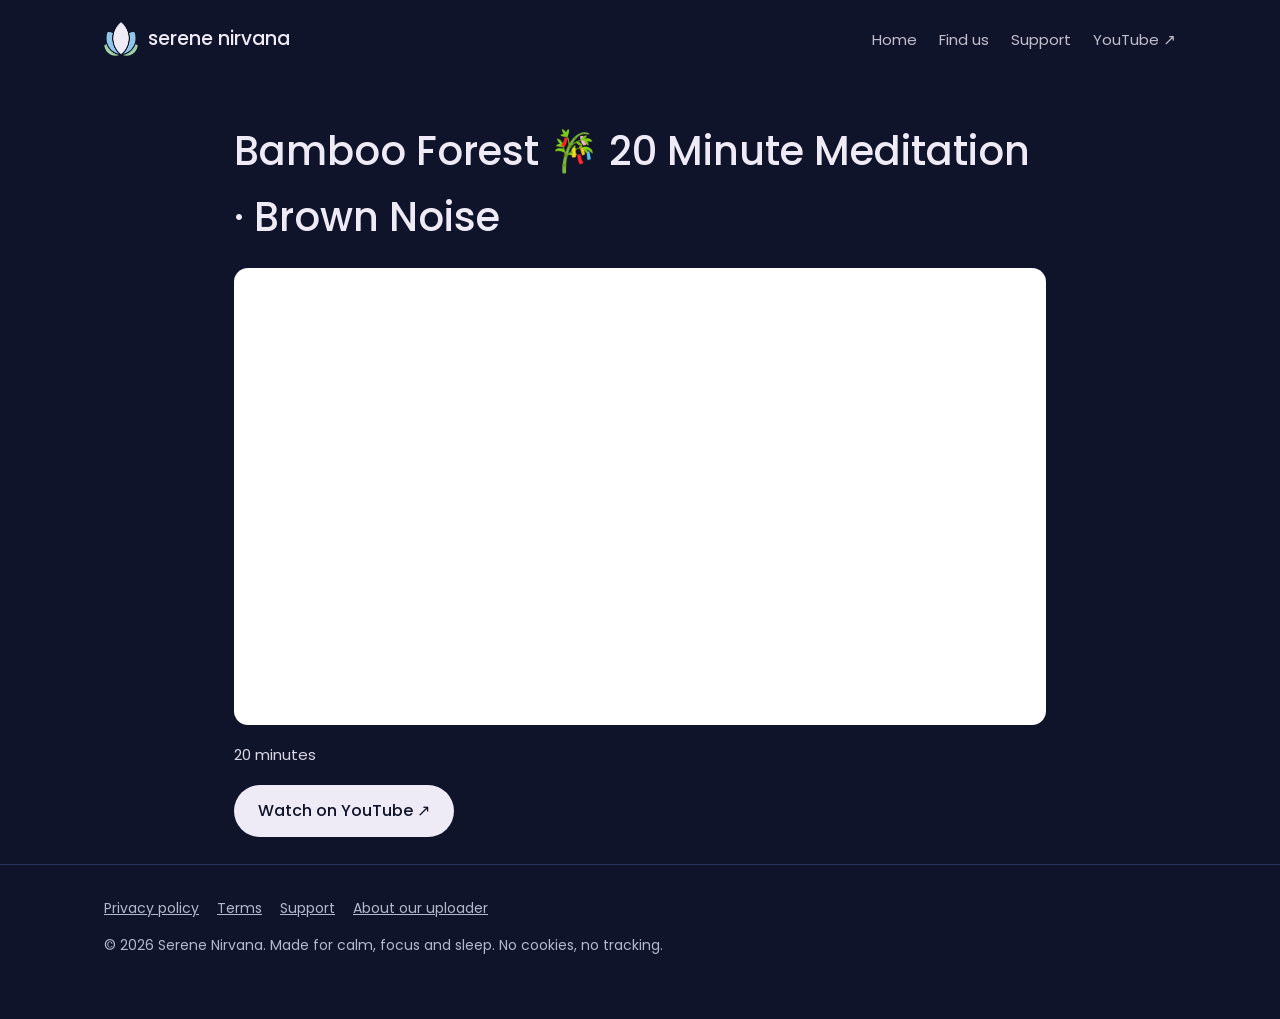
<file: watch-OxHTgPpTWHk.html>
<!doctype html>
<html lang="en"><head>
<meta charset="utf-8"><meta name="viewport" content="width=device-width, initial-scale=1">
<title>Bamboo Forest 🎋 20 Minute Meditation · Brown Noise — Serene Nirvana</title><meta name="description" content="Serene Nirvana: Bamboo Forest 🎋 20 Minute Meditation · Brown Noise">
<link rel="icon" href="logo.png"><link rel="stylesheet" href="style.css?v=4e813d70eb">

<meta name="p:domain_verify" content="37c205f9071a3b2992ee789ceb960bda"/>
</head><body>
<header><div class="wrap"><a class="brand" href="index.html"><img src="logo.png" alt="">serene nirvana</a>
<nav><a href="index.html">Home</a><a href="index.html#find-us">Find us</a><a href="support.html">Support</a><a class="yt" href="https://www.youtube.com/@serene.nirvana" rel="noopener">YouTube ↗</a></nav></div></header>

<main class="wrap doc"><h1>Bamboo Forest 🎋 20 Minute Meditation · Brown Noise</h1>
<div style="position:relative;padding-top:56.25%;margin:18px 0;border-radius:14px;overflow:hidden">
<iframe src="https://www.youtube-nocookie.com/embed/OxHTgPpTWHk" title="Bamboo Forest 🎋 20 Minute Meditation · Brown Noise" loading="lazy" allowfullscreen
 style="position:absolute;inset:0;width:100%;height:100%;border:0"
 allow="accelerometer; encrypted-media; gyroscope; picture-in-picture"></iframe></div>
<p class="muted">20 minutes</p>
<p><a class="btn" href="https://www.youtube.com/watch?v=OxHTgPpTWHk" rel="noopener">Watch on YouTube ↗</a></p></main>
<footer><div class="wrap"><a href="privacy.html">Privacy policy</a><a href="terms.html">Terms</a><a href="support.html">Support</a><a href="api-overview.html">About our uploader</a>
<p>© 2026 Serene Nirvana. Made for calm, focus and sleep. No cookies, no tracking.</p></div></footer>
</body></html>
</file>
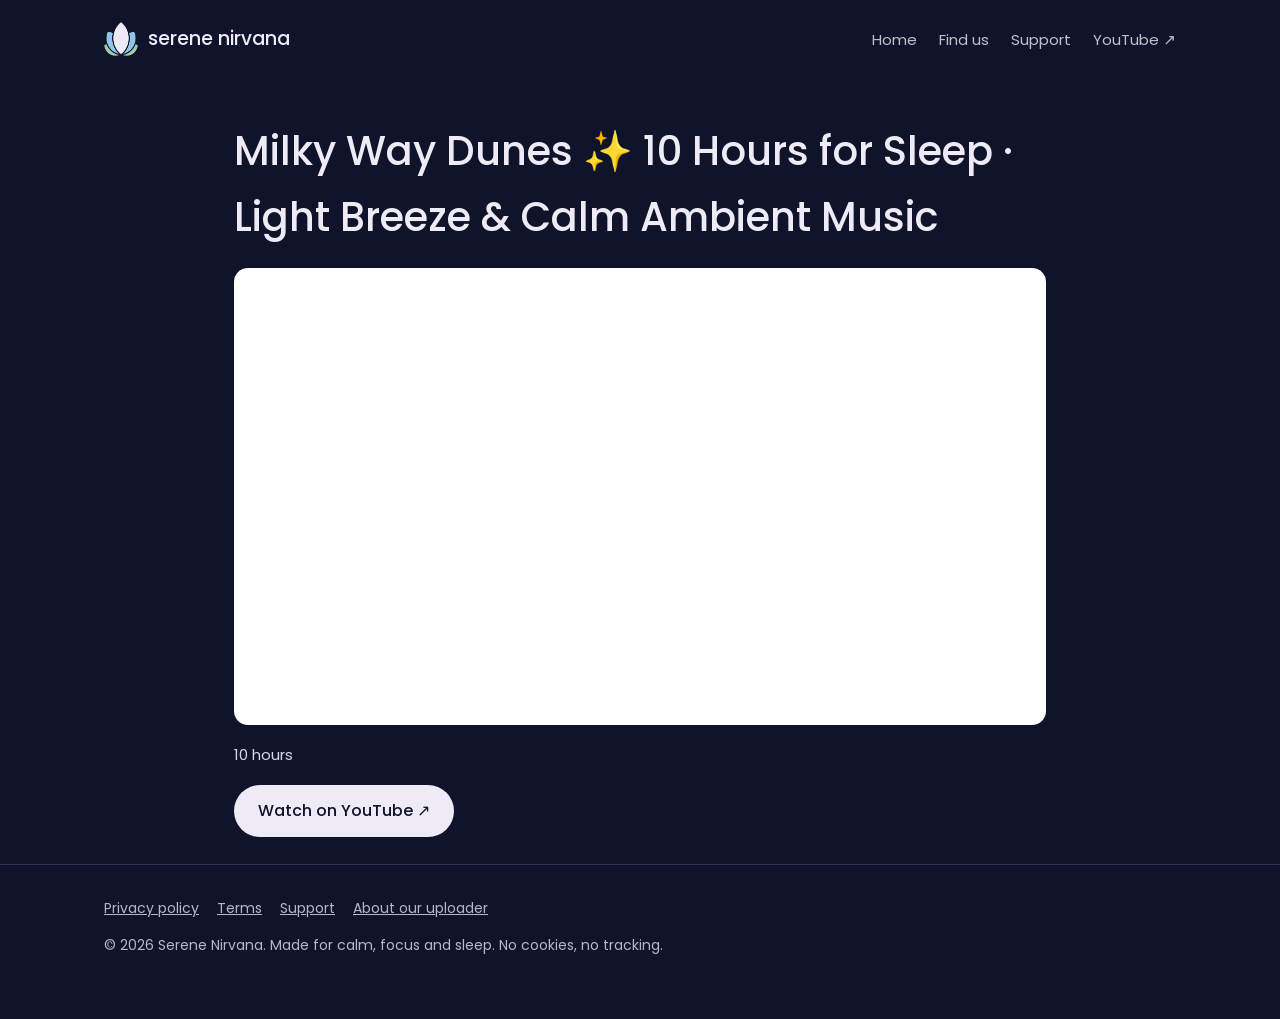
<file: watch-T_F-Lre2-dg.html>
<!doctype html>
<html lang="en"><head>
<meta charset="utf-8"><meta name="viewport" content="width=device-width, initial-scale=1">
<title>Milky Way Dunes ✨ 10 Hours for Sleep · Light Breeze &amp; Calm Ambient Music — Serene Nirvana</title><meta name="description" content="Serene Nirvana: Milky Way Dunes ✨ 10 Hours for Sleep · Light Breeze &amp; Calm Ambient Music">
<link rel="icon" href="logo.png"><link rel="stylesheet" href="style.css?v=4e813d70eb">

<meta name="p:domain_verify" content="37c205f9071a3b2992ee789ceb960bda"/>
</head><body>
<header><div class="wrap"><a class="brand" href="index.html"><img src="logo.png" alt="">serene nirvana</a>
<nav><a href="index.html">Home</a><a href="index.html#find-us">Find us</a><a href="support.html">Support</a><a class="yt" href="https://www.youtube.com/@serene.nirvana" rel="noopener">YouTube ↗</a></nav></div></header>

<main class="wrap doc"><h1>Milky Way Dunes ✨ 10 Hours for Sleep · Light Breeze &amp; Calm Ambient Music</h1>
<div style="position:relative;padding-top:56.25%;margin:18px 0;border-radius:14px;overflow:hidden">
<iframe src="https://www.youtube-nocookie.com/embed/T_F-Lre2-dg" title="Milky Way Dunes ✨ 10 Hours for Sleep · Light Breeze &amp; Calm Ambient Music" loading="lazy" allowfullscreen
 style="position:absolute;inset:0;width:100%;height:100%;border:0"
 allow="accelerometer; encrypted-media; gyroscope; picture-in-picture"></iframe></div>
<p class="muted">10 hours</p>
<p><a class="btn" href="https://www.youtube.com/watch?v=T_F-Lre2-dg" rel="noopener">Watch on YouTube ↗</a></p></main>
<footer><div class="wrap"><a href="privacy.html">Privacy policy</a><a href="terms.html">Terms</a><a href="support.html">Support</a><a href="api-overview.html">About our uploader</a>
<p>© 2026 Serene Nirvana. Made for calm, focus and sleep. No cookies, no tracking.</p></div></footer>
</body></html>
</file>
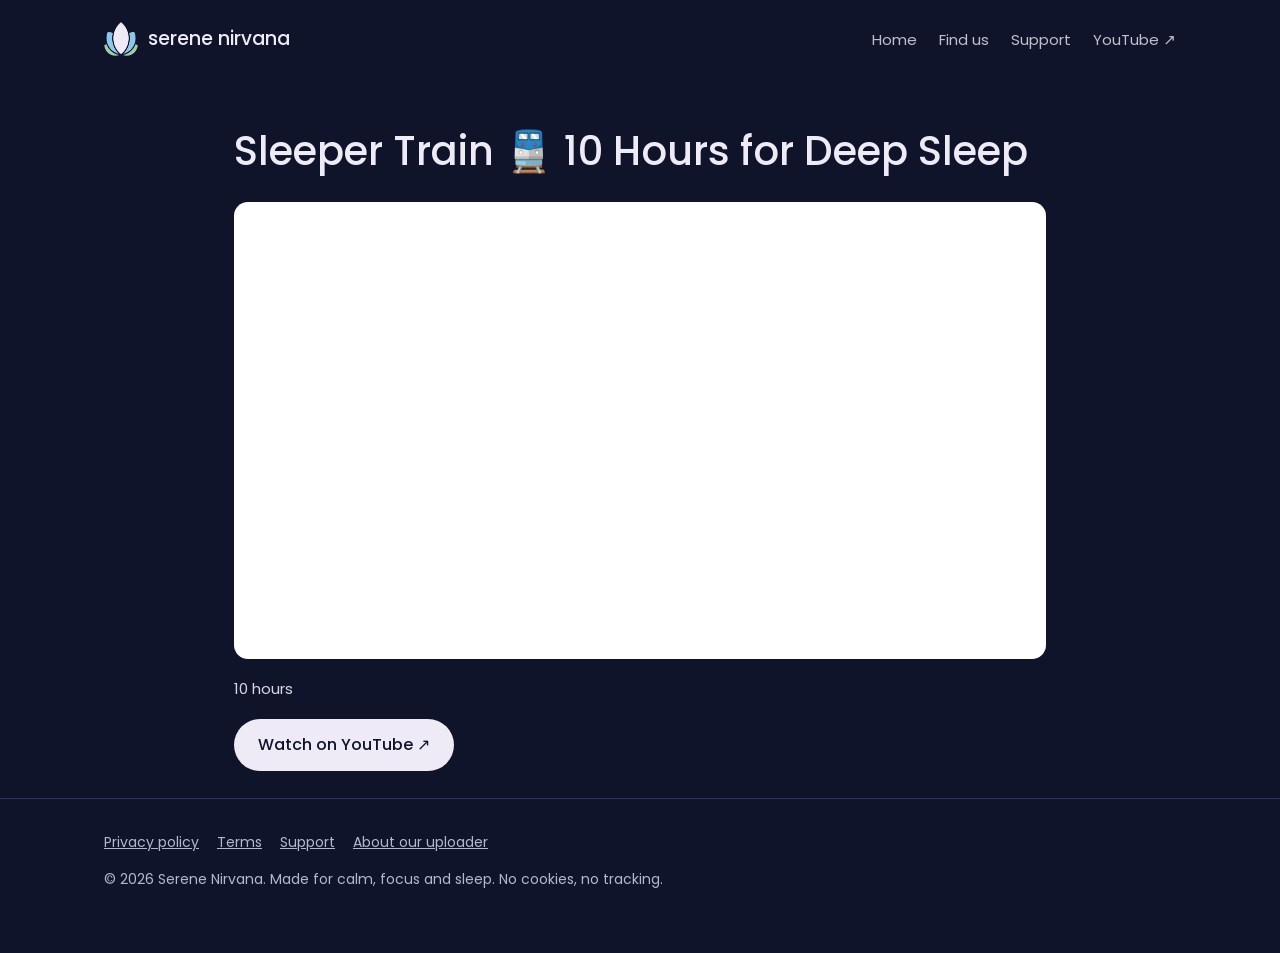
<file: watch-Wqu1VqQki-Y.html>
<!doctype html>
<html lang="en"><head>
<meta charset="utf-8"><meta name="viewport" content="width=device-width, initial-scale=1">
<title>Sleeper Train 🚆 10 Hours for Deep Sleep — Serene Nirvana</title><meta name="description" content="Serene Nirvana: Sleeper Train 🚆 10 Hours for Deep Sleep">
<link rel="icon" href="logo.png"><link rel="stylesheet" href="style.css?v=4e813d70eb">

<meta name="p:domain_verify" content="37c205f9071a3b2992ee789ceb960bda"/>
</head><body>
<header><div class="wrap"><a class="brand" href="index.html"><img src="logo.png" alt="">serene nirvana</a>
<nav><a href="index.html">Home</a><a href="index.html#find-us">Find us</a><a href="support.html">Support</a><a class="yt" href="https://www.youtube.com/@serene.nirvana" rel="noopener">YouTube ↗</a></nav></div></header>

<main class="wrap doc"><h1>Sleeper Train 🚆 10 Hours for Deep Sleep</h1>
<div style="position:relative;padding-top:56.25%;margin:18px 0;border-radius:14px;overflow:hidden">
<iframe src="https://www.youtube-nocookie.com/embed/Wqu1VqQki-Y" title="Sleeper Train 🚆 10 Hours for Deep Sleep" loading="lazy" allowfullscreen
 style="position:absolute;inset:0;width:100%;height:100%;border:0"
 allow="accelerometer; encrypted-media; gyroscope; picture-in-picture"></iframe></div>
<p class="muted">10 hours</p>
<p><a class="btn" href="https://www.youtube.com/watch?v=Wqu1VqQki-Y" rel="noopener">Watch on YouTube ↗</a></p></main>
<footer><div class="wrap"><a href="privacy.html">Privacy policy</a><a href="terms.html">Terms</a><a href="support.html">Support</a><a href="api-overview.html">About our uploader</a>
<p>© 2026 Serene Nirvana. Made for calm, focus and sleep. No cookies, no tracking.</p></div></footer>
</body></html>
</file>
<file: style.css>
@font-face{font-family:Poppins;src:url(poppins-regular.ttf);font-weight:400;font-display:swap}
@font-face{font-family:Poppins;src:url(poppins-medium.ttf);font-weight:500;font-display:swap}
:root{--night:#10142A;--panel:#181E3B;--line:#2A3260;--moon:#EEEAF6;--sub:#B4B8CC;--sky:#8EC5E8;--sage:#9FCFA6;
--lav:#A897E0;--gold:#E9C77B;color-scheme:dark}
*{box-sizing:border-box}html{scroll-behavior:smooth}[hidden]{display:none!important}
body{margin:0;background:var(--night);color:var(--moon);font:400 17px/1.65 Poppins,system-ui,-apple-system,"Segoe UI",sans-serif}
a{color:var(--sky)}a:hover{color:var(--moon)}
.wrap{max-width:1120px;margin:0 auto;padding:0 24px}
header{padding:22px 0}header .wrap{display:flex;align-items:center;justify-content:space-between;gap:12px;flex-wrap:wrap}
header.over{position:absolute;top:0;left:0;right:0;z-index:5}
.brand{display:flex;align-items:center;gap:10px;text-decoration:none;color:var(--moon);font-weight:500;font-size:19px}
.brand img{width:34px;height:34px}.brand.hide{visibility:hidden}
nav a{color:var(--moon);opacity:.8;text-decoration:none;margin-left:22px;font-size:15px}nav a:hover{opacity:1;color:var(--moon)}
.hero{position:relative;min-height:86vh;display:flex;align-items:flex-end;overflow:hidden;
background:radial-gradient(ellipse at 70% 20%,#3A2D6B 0%,#1A1E40 45%,var(--night) 80%)}
.hero .scene{position:absolute;inset:-4%;background-size:cover;background-position:center}
.hero .scene.sky{--moon:74% 24%;background:radial-gradient(circle at var(--moon),#FFF8E6 0 26px,rgba(255,236,200,.35) 30px,rgba(168,151,224,.12) 120px,transparent 240px),
radial-gradient(ellipse 90% 40% at 50% 100%,rgba(120,96,200,.35),transparent 70%),
linear-gradient(180deg,#1B1640 0%,#2A2160 45%,#3B2C72 75%,#22204A 100%)}
.hero .scene.sky::before,.hero .scene.sky::after{content:"";position:absolute;inset:0;background-repeat:repeat}
.hero .scene.sky::before{background-image:radial-gradient(2px 2px at 20px 30px,#fff,transparent),radial-gradient(1.6px 1.6px at 90px 120px,#fff,transparent),
radial-gradient(2.2px 2.2px at 160px 60px,#fff,transparent),radial-gradient(1.6px 1.6px at 210px 170px,#F0EBFF,transparent),
radial-gradient(2px 2px at 60px 200px,#fff,transparent);background-size:240px 230px;opacity:.8}
.hero .scene.sky::after{background-image:radial-gradient(2.6px 2.6px at 50px 80px,#fff,transparent),radial-gradient(2.2px 2.2px at 250px 40px,#E8E2FF,transparent),
radial-gradient(3px 3px at 170px 260px,#fff,transparent),radial-gradient(2.2px 2.2px at 330px 190px,#fff,transparent);background-size:380px 330px;opacity:.6}
@media (prefers-reduced-motion:no-preference){
.hero .scene.photo{animation:drift 40s ease-in-out infinite alternate}
.hero .scene.sky::before{animation:twinkle 5s ease-in-out infinite alternate}
.hero .scene.sky::after{animation:twinkle 7s ease-in-out infinite alternate-reverse,float 90s linear infinite}}
@keyframes drift{from{transform:scale(1) translate(0,0)}to{transform:scale(1.1) translate(-2.5%,-1.5%)}}
@keyframes twinkle{from{opacity:.15}to{opacity:1}}
@keyframes float{from{background-position:0 0}to{background-position:-380px 60px}}
.hero::after{content:"";position:absolute;inset:0;background:linear-gradient(180deg,rgba(16,20,42,.78) 0,rgba(16,20,42,.62) 64px,rgba(16,20,42,0) 120px,rgba(16,20,42,0) calc(100% - 84px),var(--night) 100%)}
.hero{align-items:center;justify-content:center;text-align:center}
.hero .wrap{position:relative;z-index:2;padding-bottom:92px;padding-top:92px;width:100%}
.hero .mark{width:clamp(66px,7vw,88px);height:auto;display:block;margin:0 auto 14px;filter:drop-shadow(0 4px 14px rgba(0,0,0,.3))}
.hero h1{font-weight:500;font-size:min(clamp(46px,7.4vw,84px),calc((100vw - 62px) / 7.6));line-height:1;margin:0 0 14px;
letter-spacing:-.005em;white-space:nowrap;text-shadow:0 2px 24px rgba(10,12,30,.45)}
.tag{letter-spacing:.32em;font-size:13px;text-transform:uppercase;color:var(--sub)}
.lead{max-width:600px;margin:18px auto 22px;color:#D9D7E6;font-size:18px}
.hero .live{margin:0 auto 18px}.hero .btns{display:flex;flex-wrap:wrap;justify-content:center;gap:10px}.hero .btn{margin:0}
/* (build 2026.11.26) the header's logo and words on a frosted panel: readable on any picture. Build 2026.11.27: only as
   dark as its picture needs (--ga, worked out from the picture when the site is built: site.glass_alpha - from 30% on a
   night picture to 65% over pure white, which keeps every line at WCAG AA even without the blur); the picture is clear
   behind it (.hero::after darkens only the menu's strip at the top and the fade into the page below it); the title on
   one line at any width (it was 'serene' above 'nirvana' inside the panel) */
.hero .glass{display:inline-block;max-width:min(760px,100%);background:rgba(16,20,42,var(--ga,.65));border:1px solid rgba(238,234,246,.18);
border-radius:24px;padding:30px 38px 32px;-webkit-backdrop-filter:blur(12px) saturate(1.1);backdrop-filter:blur(12px) saturate(1.1)}
.hero .glass .tag,.hero .glass .lead,.hero .glass .live{color:var(--moon)}.hero .glass .btn.alt{background:transparent}
header.over nav a{opacity:1}
header.over .brand.hide{display:none}header.over .wrap{justify-content:flex-end}
/* (build 2026.11.27: the hidden name no longer takes room - on a small phone the menu dropped to a second line, below
   the darker strip at the top, and the panel met it) */
.live{--c:var(--moon);display:block;font-size:15px;line-height:1.5;color:#C9CCDD;margin:0 0 18px;max-width:600px;background:none;
border:0;padding:0;text-shadow:0 1px 8px rgba(8,10,24,.9),0 0 2px rgba(8,10,24,.7);cursor:default}
.live i{display:inline-block;width:9px;height:9px;border-radius:50%;background:var(--c);margin-right:9px;vertical-align:1px;
box-shadow:0 0 10px var(--c)}           /* the colour of the newest video's playlist (as on its tile below) */
.live[data-cat=sleep]{--c:var(--lav)}.live[data-cat=focus]{--c:var(--sky)}.live[data-cat=meditation]{--c:var(--sage)}
.live[data-cat=morning]{--c:var(--gold)}
.btn{display:inline-flex;align-items:center;gap:8px;padding:13px 24px;border-radius:999px;text-decoration:none;font-weight:500;
background:var(--moon);color:var(--night);margin:0 10px 10px 0;font-size:16px}
.btn.alt{background:rgba(238,234,246,.08);color:var(--moon);border:1px solid rgba(238,234,246,.35)}
.btn:hover{opacity:.9;color:var(--night)}.btn.alt:hover{color:var(--moon);border-color:var(--moon)}
section{padding:48px 0}                         /* every gap between sections: 96 px (48 + 48); phones 64 */
.home > section:first-child{padding-top:32px}
.home section{border-top:0}.doc section{border-top:1px solid var(--line)}
h2{font-weight:500;font-size:clamp(26px,3.4vw,34px);margin:0 0 6px}
h3{font-weight:500;font-size:19px;margin:28px 0 6px}
.kicker{color:var(--sub);margin:0 0 28px}
.muted{color:var(--sub);font-size:15px}
.moods{display:grid;grid-template-columns:repeat(4,1fr);gap:18px}
.mood{--c:var(--lav);position:relative;display:flex;flex-direction:column;background:var(--panel);border:1px solid var(--line);
border-radius:20px;overflow:hidden;text-decoration:none;color:var(--moon)}
a.mood:hover{border-color:var(--c);color:var(--moon)}
.mood .pic{position:relative;aspect-ratio:16/10;background:linear-gradient(135deg,var(--panel),var(--c));background-size:cover;background-position:center}
.mood .pic::after{content:"";position:absolute;inset:0;background:linear-gradient(180deg,transparent 45%,rgba(24,30,59,.95))}
.mood .count{position:absolute;top:12px;left:12px;z-index:2;font-size:12px;padding:4px 10px;border-radius:999px;background:rgba(16,20,42,.7);
border:1px solid rgba(238,234,246,.15)}
.mood .body{padding:4px 18px 18px;flex:1;display:flex;flex-direction:column}
.mood b{font-weight:500;font-size:21px;display:flex;align-items:center;gap:10px}
.mood b::before{content:"";flex:none;width:10px;height:10px;border-radius:50%;background:var(--c);box-shadow:0 0 12px var(--c)}
.mood p{color:var(--sub);font-size:14.5px;margin:6px 0 14px;line-height:1.5}
.mood .when{font-size:13px;color:var(--sub);margin-top:auto;border-top:1px solid var(--line);padding-top:12px;display:flex;
justify-content:space-between;align-items:center;gap:8px}
.mood .play{color:var(--c);font-weight:500;font-size:14px;white-space:nowrap}
.mood.sleep{--c:var(--lav)}.mood.focus{--c:var(--sky)}.mood.meditation{--c:var(--sage)}.mood.morning{--c:var(--gold)}
.week{position:relative;display:grid;grid-template-columns:repeat(var(--n,5),1fr);gap:10px}
.day{background:var(--panel);border:1px solid var(--line);border-radius:14px;padding:14px 12px;min-height:110px}
.day .d{font-size:13px;color:var(--sub);text-transform:uppercase;letter-spacing:.12em}
.day .t{font-weight:500;margin-top:6px;font-size:16px}
.day .k{font-size:13px;margin-top:2px;display:flex;align-items:center;white-space:nowrap}
.day.off{opacity:.55}.day.today{border-color:var(--moon);opacity:1}
.dot{display:inline-block;flex:none;width:8px;height:8px;border-radius:50%;margin-right:6px;vertical-align:1px}
.next{margin:18px 0 0;color:var(--sub);font-size:15px}.next b{color:var(--moon);font-weight:500}
.tabs{display:flex;gap:22px;margin-bottom:22px;border-bottom:1px solid var(--line)}
.tabs button{font:inherit;font-size:16px;background:none;border:0;border-bottom:2px solid transparent;color:var(--sub);padding:0 0 10px;cursor:pointer;margin-bottom:-1px}
.tabs button[aria-selected=true]{color:var(--moon);border-bottom-color:var(--moon)}
.panel-h{margin-top:0}.js .panel-h{display:none}.js .single .panel-h{display:block}.js .vpanel+.vpanel{margin-top:0}.vpanel+.vpanel{margin-top:40px}
.vgrid{display:grid;grid-template-columns:repeat(3,1fr);gap:18px}
.vcard{display:block;text-decoration:none;color:var(--moon)}
.vcard .th{position:relative;border-radius:16px;overflow:hidden;aspect-ratio:16/9;background:var(--panel);border:1px solid var(--line)}
.vcard img{display:block;width:100%;height:100%;object-fit:cover}
.vcard .len{position:absolute;right:10px;bottom:10px;font-size:12px;background:rgba(10,12,24,.8);padding:2px 8px;border-radius:6px}
.vcard span{display:block;margin-top:10px;font-size:15.5px;line-height:1.4}
.vcard small{color:var(--sub);font-size:13px}
.vcard:hover{color:var(--moon)}.vcard:hover .th{border-color:var(--sub)}
.support-links,.find{display:flex;flex-wrap:wrap;gap:0;margin-top:18px}
.split{display:grid;grid-template-columns:1.2fr 1fr;gap:28px;align-items:start}
.panel{background:var(--panel);border:1px solid var(--line);border-radius:20px;padding:28px}
.panel h2{font-size:24px}
.card{background:var(--panel);border:1px solid var(--line);border-radius:14px;padding:18px}
footer{border-top:1px solid var(--line);padding:32px 0 48px;color:var(--sub);font-size:14px}
footer a{color:var(--sub);margin-right:18px}
.doc{max-width:860px}.doc h1{font-weight:500;font-size:40px;margin:40px 0 4px}.doc p,.doc li{color:#D9D7E6}
@media (max-width:900px){.moods{grid-template-columns:1fr 1fr}.vgrid{grid-template-columns:1fr 1fr}.split{grid-template-columns:1fr}
.week{grid-template-columns:repeat(var(--n,5),minmax(124px,1fr));overflow-x:auto;padding-bottom:6px}}
@media (max-width:560px){nav a:not(.yt){display:none}.hero{min-height:78vh}.moods{grid-template-columns:1fr}
.mood{flex-direction:row}.mood .pic{width:38%;aspect-ratio:auto;min-height:150px}.mood .pic::after{display:none}
.mood .body{padding:14px 16px}.mood b{font-size:19px}.mood p{font-size:13.5px;margin:4px 0 10px}
.mood .when{flex-direction:column;align-items:flex-start;gap:4px}.vgrid{grid-template-columns:1fr}.lead{font-size:16px}
section{padding:32px 0}.home > section:first-child{padding-top:24px}.tag{letter-spacing:.2em;font-size:11.5px}.live{font-size:14px}.hero .scene.sky{--moon:80% 15%}
.hero .wrap{padding-left:14px;padding-right:14px}.hero .glass{padding:20px 15px 22px;border-radius:18px}}
</file>
